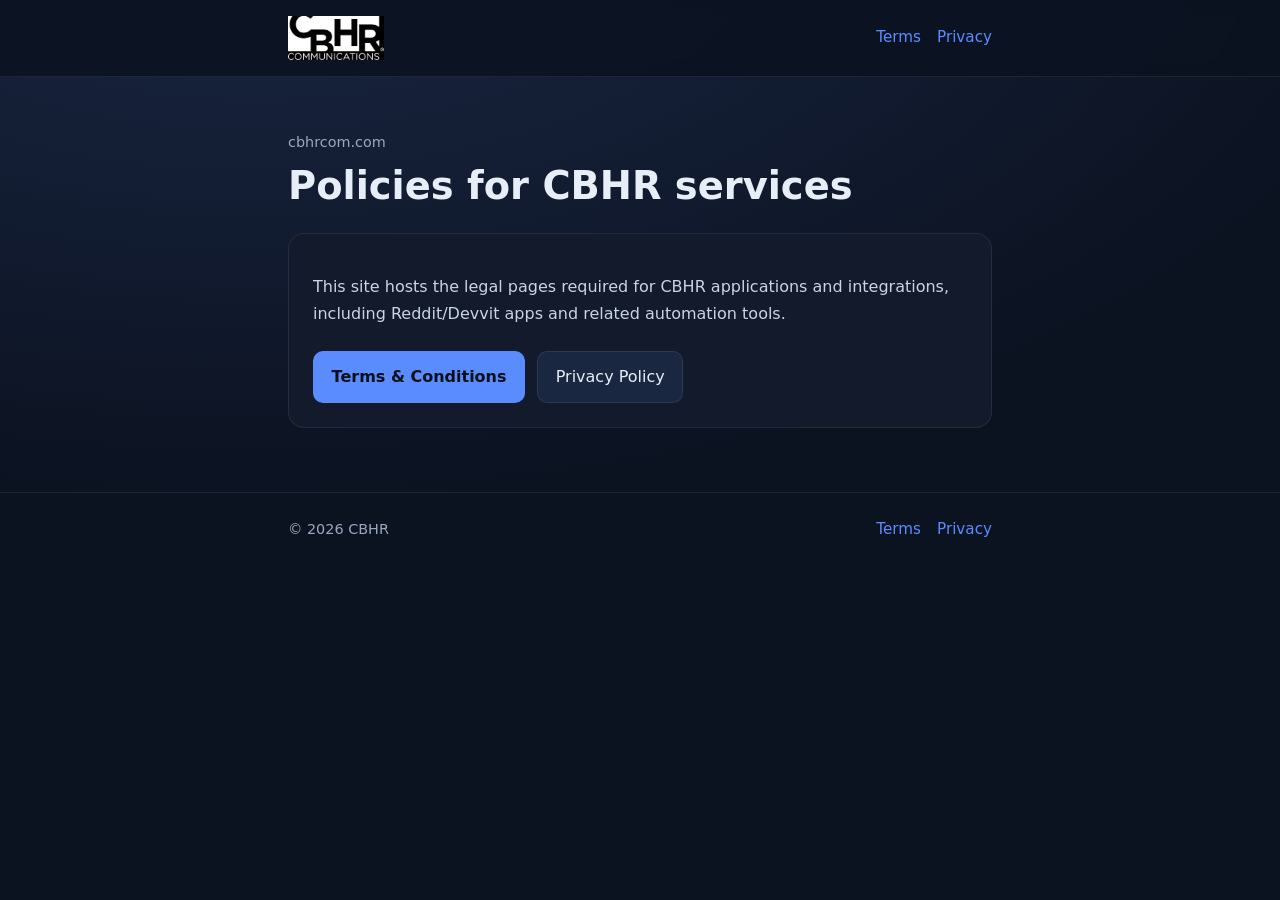
<file: index.html>
<!DOCTYPE html>
<html lang="en">
<head>
  <meta charset="UTF-8" />
  <meta name="viewport" content="width=device-width, initial-scale=1" />
  <title>CBHR</title>
  <meta name="description" content="CBHR — Terms of Service and Privacy Policy." />
  <link rel="stylesheet" href="/styles.css" />
</head>
<body>
  <header>
    <div class="wrap nav">
      <a class="brand" href="/">
        <img class="brand-logo" src="/public/cbhrcom-logo.png" alt="CBHR Communications" />
      </a>
      <nav class="links">
        <a href="/terms/">Terms</a>
        <a href="/privacy/">Privacy</a>
      </nav>
    </div>
  </header>

  <main class="wrap">
    <p class="eyebrow">cbhrcom.com</p>
    <h1>Policies for CBHR services</h1>
    <div class="card">
      <p>
        This site hosts the legal pages required for CBHR applications and
        integrations, including Reddit/Devvit apps and related automation tools.
      </p>
      <div class="hero-actions">
        <a class="btn primary" href="/terms/">Terms &amp; Conditions</a>
        <a class="btn" href="/privacy/">Privacy Policy</a>
      </div>
    </div>
  </main>

  <footer>
    <div class="wrap nav">
      <span>© <span id="y"></span> CBHR</span>
      <nav class="links">
        <a href="/terms/">Terms</a>
        <a href="/privacy/">Privacy</a>
      </nav>
    </div>
  </footer>
  <script>document.getElementById("y").textContent = new Date().getFullYear();</script>
</body>
</html>
</file>
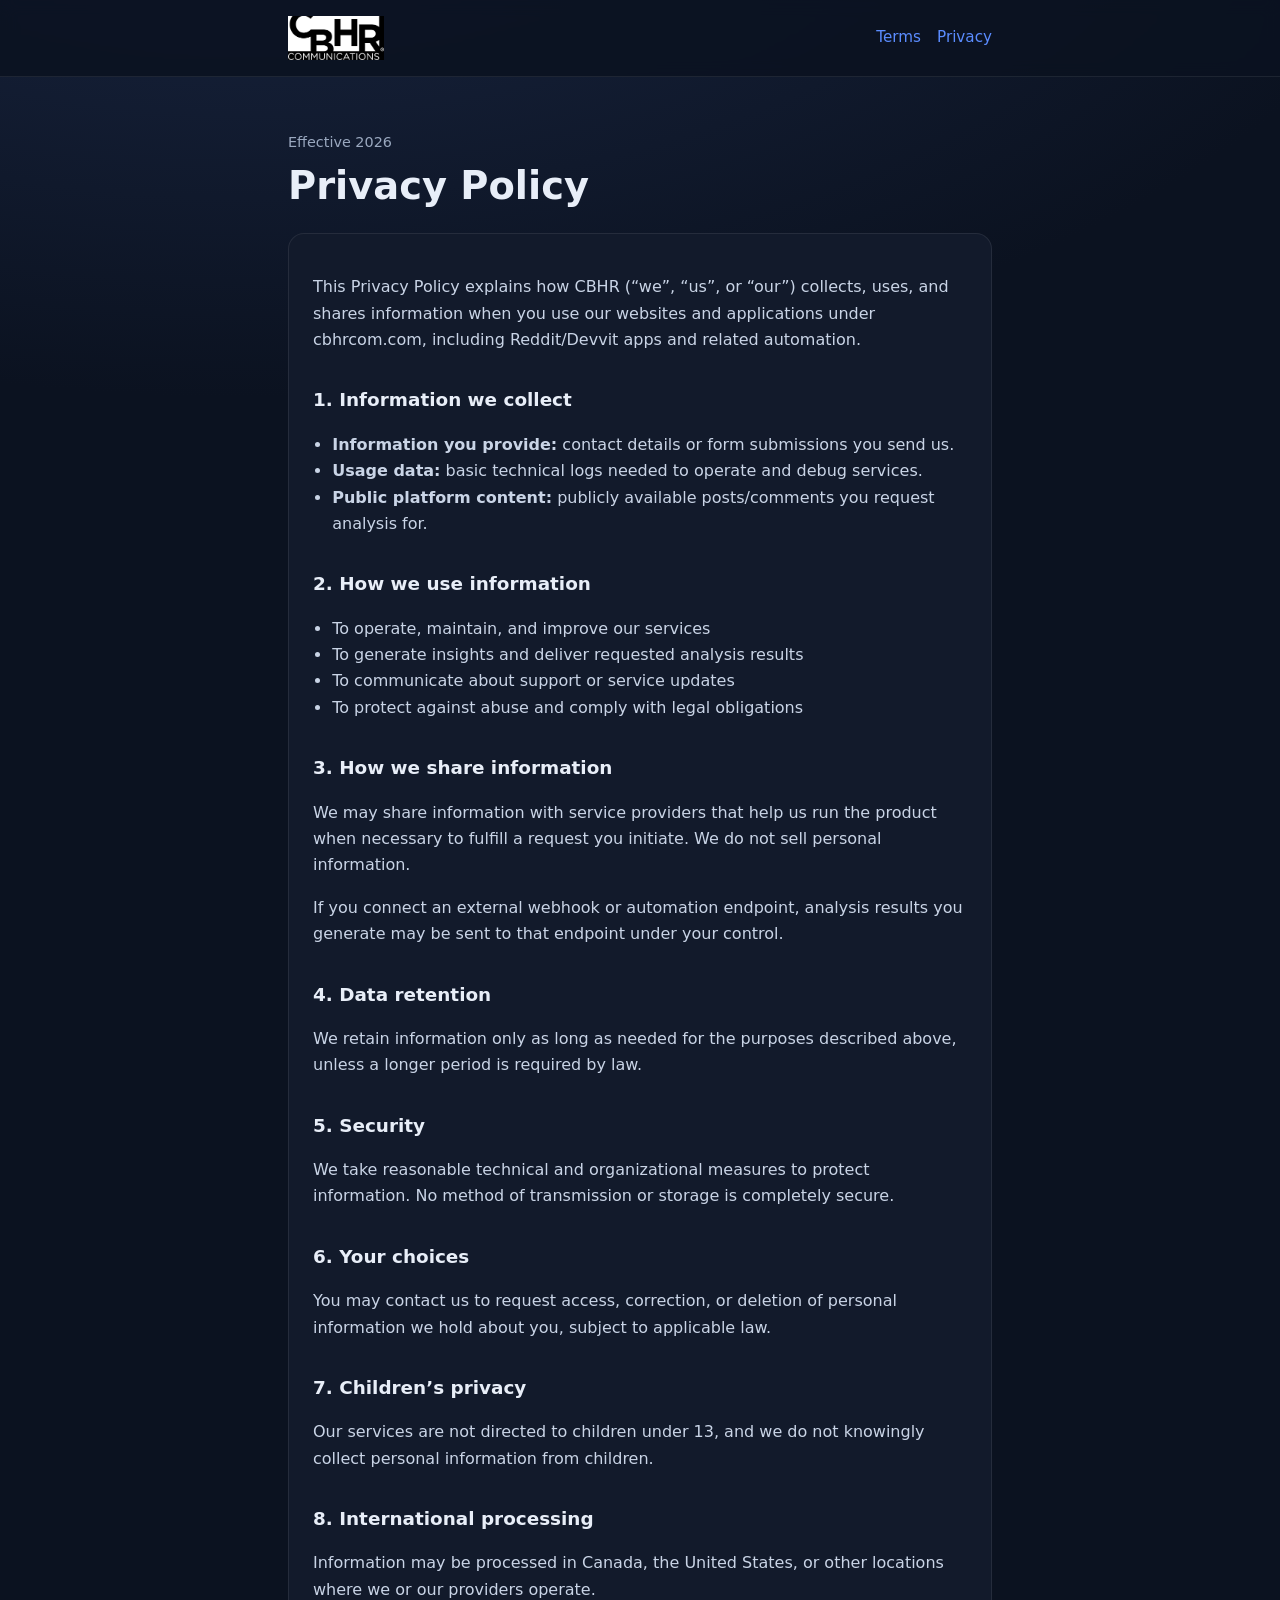
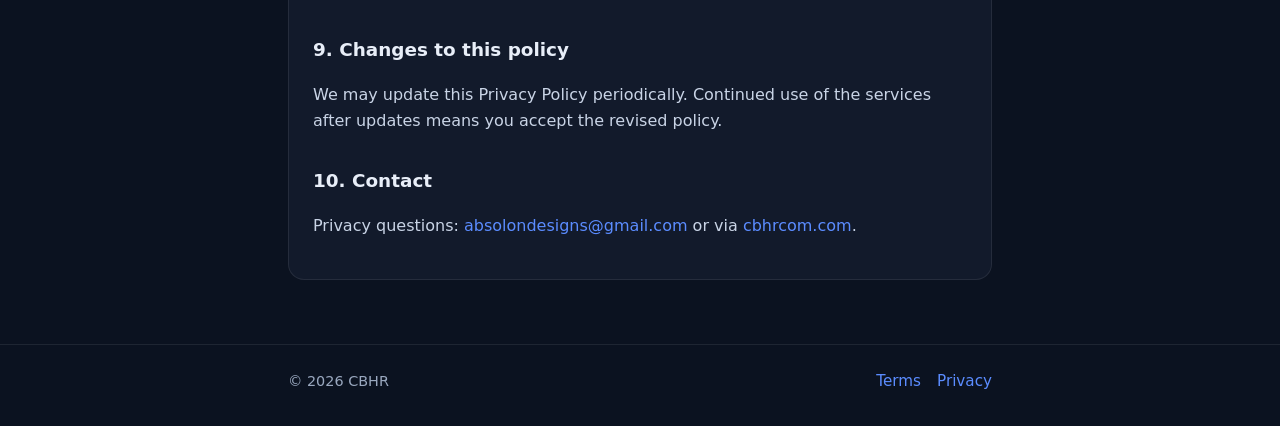
<file: privacy/index.html>
<!DOCTYPE html>
<html lang="en">
<head>
  <meta charset="UTF-8" />
  <meta name="viewport" content="width=device-width, initial-scale=1" />
  <title>Privacy Policy | CBHR</title>
  <meta name="description" content="Privacy Policy for CBHR services and applications." />
  <link rel="stylesheet" href="/styles.css" />
</head>
<body>
  <header>
    <div class="wrap nav">
      <a class="brand" href="/">
        <img class="brand-logo" src="/public/cbhrcom-logo.png" alt="CBHR Communications" />
      </a>
      <nav class="links">
        <a href="/terms/">Terms</a>
        <a href="/privacy/">Privacy</a>
      </nav>
    </div>
  </header>

  <main class="wrap">
    <p class="eyebrow">Effective 2026</p>
    <h1>Privacy Policy</h1>
    <div class="card">
      <p>
        This Privacy Policy explains how CBHR (“we”, “us”, or “our”) collects,
        uses, and shares information when you use our websites and applications
        under cbhrcom.com, including Reddit/Devvit apps and related automation.
      </p>

      <h2>1. Information we collect</h2>
      <ul>
        <li><strong>Information you provide:</strong> contact details or form submissions you send us.</li>
        <li><strong>Usage data:</strong> basic technical logs needed to operate and debug services.</li>
        <li><strong>Public platform content:</strong> publicly available posts/comments you request analysis for.</li>
      </ul>

      <h2>2. How we use information</h2>
      <ul>
        <li>To operate, maintain, and improve our services</li>
        <li>To generate insights and deliver requested analysis results</li>
        <li>To communicate about support or service updates</li>
        <li>To protect against abuse and comply with legal obligations</li>
      </ul>

      <h2>3. How we share information</h2>
      <p>
        We may share information with service providers that help us run the
        product when necessary to fulfill a request you initiate. We do not sell
        personal information.
      </p>
      <p>
        If you connect an external webhook or automation endpoint, analysis
        results you generate may be sent to that endpoint under your control.
      </p>

      <h2>4. Data retention</h2>
      <p>
        We retain information only as long as needed for the purposes described
        above, unless a longer period is required by law.
      </p>

      <h2>5. Security</h2>
      <p>
        We take reasonable technical and organizational measures to protect
        information. No method of transmission or storage is completely secure.
      </p>

      <h2>6. Your choices</h2>
      <p>
        You may contact us to request access, correction, or deletion of
        personal information we hold about you, subject to applicable law.
      </p>

      <h2>7. Children’s privacy</h2>
      <p>
        Our services are not directed to children under 13, and we do not
        knowingly collect personal information from children.
      </p>

      <h2>8. International processing</h2>
      <p>
        Information may be processed in Canada, the United States, or other
        locations where we or our providers operate.
      </p>

      <h2>9. Changes to this policy</h2>
      <p>
        We may update this Privacy Policy periodically. Continued use of the
        services after updates means you accept the revised policy.
      </p>

      <h2>10. Contact</h2>
      <p>
        Privacy questions: <a href="mailto:absolondesigns@gmail.com">absolondesigns@gmail.com</a>
        or via <a href="https://cbhrcom.com">cbhrcom.com</a>.
      </p>
    </div>
  </main>

  <footer>
    <div class="wrap nav">
      <span>© <span id="y"></span> CBHR</span>
      <nav class="links">
        <a href="/terms/">Terms</a>
        <a href="/privacy/">Privacy</a>
      </nav>
    </div>
  </footer>
  <script>document.getElementById("y").textContent = new Date().getFullYear();</script>
</body>
</html>
</file>
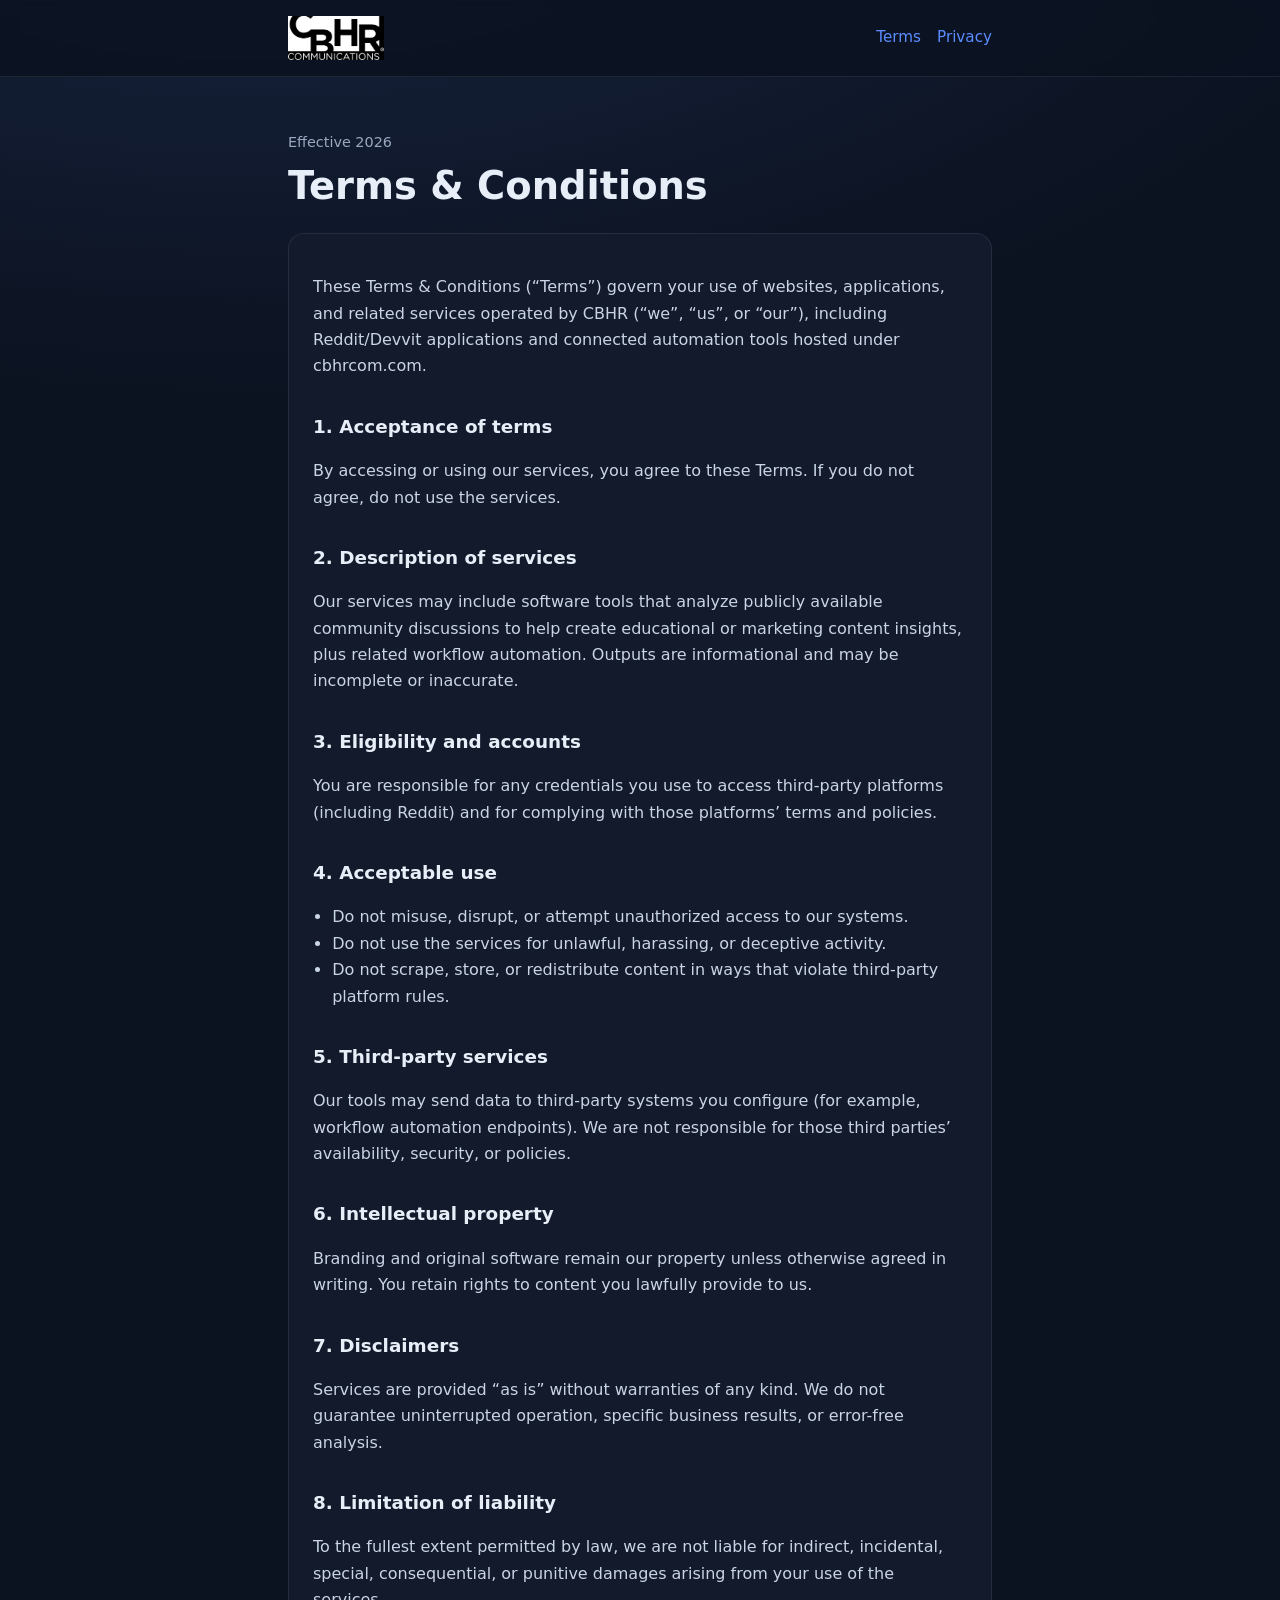
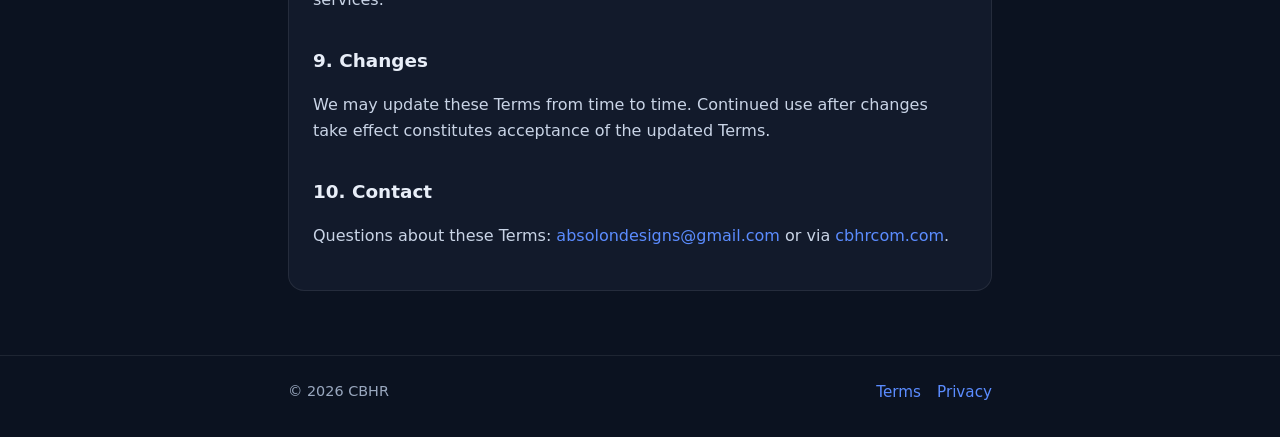
<file: terms/index.html>
<!DOCTYPE html>
<html lang="en">
<head>
  <meta charset="UTF-8" />
  <meta name="viewport" content="width=device-width, initial-scale=1" />
  <title>Terms &amp; Conditions | CBHR</title>
  <meta name="description" content="Terms and Conditions for CBHR services and applications." />
  <link rel="stylesheet" href="/styles.css" />
</head>
<body>
  <header>
    <div class="wrap nav">
      <a class="brand" href="/">
        <img class="brand-logo" src="/public/cbhrcom-logo.png" alt="CBHR Communications" />
      </a>
      <nav class="links">
        <a href="/terms/">Terms</a>
        <a href="/privacy/">Privacy</a>
      </nav>
    </div>
  </header>

  <main class="wrap">
    <p class="eyebrow">Effective 2026</p>
    <h1>Terms &amp; Conditions</h1>
    <div class="card">
      <p>
        These Terms &amp; Conditions (“Terms”) govern your use of websites,
        applications, and related services operated by CBHR (“we”, “us”, or
        “our”), including Reddit/Devvit applications and connected automation
        tools hosted under cbhrcom.com.
      </p>

      <h2>1. Acceptance of terms</h2>
      <p>
        By accessing or using our services, you agree to these Terms. If you do
        not agree, do not use the services.
      </p>

      <h2>2. Description of services</h2>
      <p>
        Our services may include software tools that analyze publicly available
        community discussions to help create educational or marketing content
        insights, plus related workflow automation. Outputs are informational
        and may be incomplete or inaccurate.
      </p>

      <h2>3. Eligibility and accounts</h2>
      <p>
        You are responsible for any credentials you use to access third-party
        platforms (including Reddit) and for complying with those platforms’
        terms and policies.
      </p>

      <h2>4. Acceptable use</h2>
      <ul>
        <li>Do not misuse, disrupt, or attempt unauthorized access to our systems.</li>
        <li>Do not use the services for unlawful, harassing, or deceptive activity.</li>
        <li>Do not scrape, store, or redistribute content in ways that violate third-party platform rules.</li>
      </ul>

      <h2>5. Third-party services</h2>
      <p>
        Our tools may send data to third-party systems you configure (for
        example, workflow automation endpoints). We are not responsible for
        those third parties’ availability, security, or policies.
      </p>

      <h2>6. Intellectual property</h2>
      <p>
        Branding and original software remain our property unless otherwise
        agreed in writing. You retain rights to content you lawfully provide to us.
      </p>

      <h2>7. Disclaimers</h2>
      <p>
        Services are provided “as is” without warranties of any kind. We do not
        guarantee uninterrupted operation, specific business results, or
        error-free analysis.
      </p>

      <h2>8. Limitation of liability</h2>
      <p>
        To the fullest extent permitted by law, we are not liable for indirect,
        incidental, special, consequential, or punitive damages arising from
        your use of the services.
      </p>

      <h2>9. Changes</h2>
      <p>
        We may update these Terms from time to time. Continued use after changes
        take effect constitutes acceptance of the updated Terms.
      </p>

      <h2>10. Contact</h2>
      <p>
        Questions about these Terms: <a href="mailto:absolondesigns@gmail.com">absolondesigns@gmail.com</a>
        or via <a href="https://cbhrcom.com">cbhrcom.com</a>.
      </p>
    </div>
  </main>

  <footer>
    <div class="wrap nav">
      <span>© <span id="y"></span> CBHR</span>
      <nav class="links">
        <a href="/terms/">Terms</a>
        <a href="/privacy/">Privacy</a>
      </nav>
    </div>
  </footer>
  <script>document.getElementById("y").textContent = new Date().getFullYear();</script>
</body>
</html>
</file>
<file: styles.css>
:root {
  --bg: #0b1220;
  --panel: #121a2b;
  --text: #e8eef8;
  --muted: #9aa8bf;
  --accent: #5b8cff;
  --border: rgba(255, 255, 255, 0.08);
  --max: 44rem;
}

* { box-sizing: border-box; }

body {
  margin: 0;
  font-family: "Segoe UI", system-ui, -apple-system, sans-serif;
  background: radial-gradient(1200px 600px at 20% -10%, #1a2744, var(--bg));
  color: var(--text);
  line-height: 1.65;
  min-height: 100vh;
}

a { color: var(--accent); text-decoration: none; }
a:hover { text-decoration: underline; }

.wrap {
  width: min(100% - 2rem, var(--max));
  margin: 0 auto;
}

header {
  border-bottom: 1px solid var(--border);
  backdrop-filter: blur(8px);
  position: sticky;
  top: 0;
  background: rgba(11, 18, 32, 0.85);
}

.nav {
  display: flex;
  justify-content: space-between;
  align-items: center;
  padding: 1rem 0;
  gap: 1rem;
}

.brand {
  display: inline-flex;
  align-items: center;
  gap: 0.65rem;
  font-weight: 700;
  letter-spacing: 0.04em;
  color: var(--text);
  text-decoration: none;
}

.brand-logo {
  height: 44px;
  width: auto;
  display: block;
}

.links {
  display: flex;
  gap: 1rem;
  font-size: 0.95rem;
}

main { padding: 2.5rem 0 4rem; }

.eyebrow {
  color: var(--muted);
  font-size: 0.9rem;
  margin-bottom: 0.5rem;
}

h1 {
  font-size: clamp(1.8rem, 4vw, 2.4rem);
  margin: 0 0 1.5rem;
  line-height: 1.2;
}

h2 {
  font-size: 1.15rem;
  margin: 2rem 0 0.6rem;
}

p, li { color: #c9d4e6; }

ul { padding-left: 1.2rem; }

.card {
  background: var(--panel);
  border: 1px solid var(--border);
  border-radius: 16px;
  padding: 1.5rem;
}

.hero-actions {
  display: flex;
  flex-wrap: wrap;
  gap: 0.75rem;
  margin-top: 1.5rem;
}

.btn {
  display: inline-block;
  padding: 0.75rem 1.1rem;
  border-radius: 10px;
  border: 1px solid var(--border);
  background: #1a2740;
  color: var(--text);
  text-decoration: none;
}

.btn.primary {
  background: var(--accent);
  color: #071018;
  border-color: transparent;
  font-weight: 600;
}

.btn:hover { text-decoration: none; filter: brightness(1.08); }

footer {
  border-top: 1px solid var(--border);
  padding: 1.5rem 0 2rem;
  color: var(--muted);
  font-size: 0.9rem;
}

footer .nav { padding: 0; }
</file>
